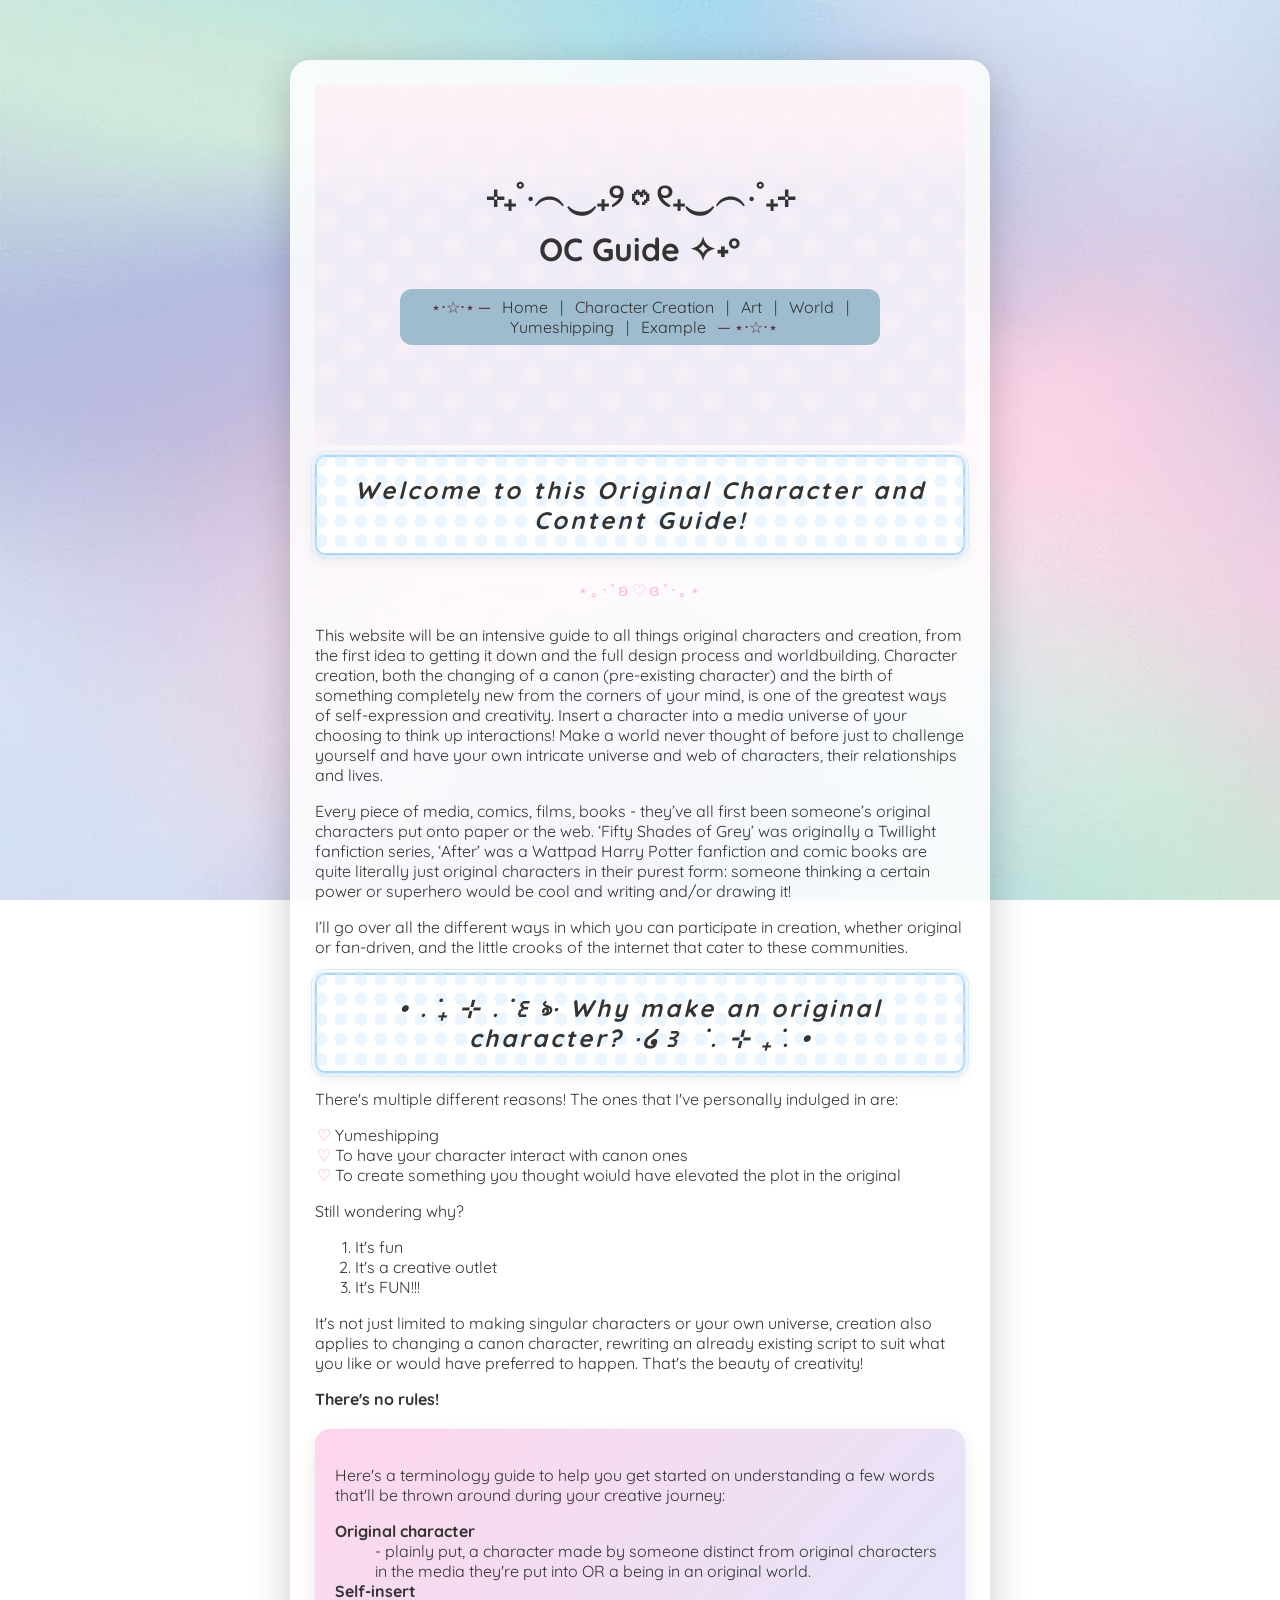
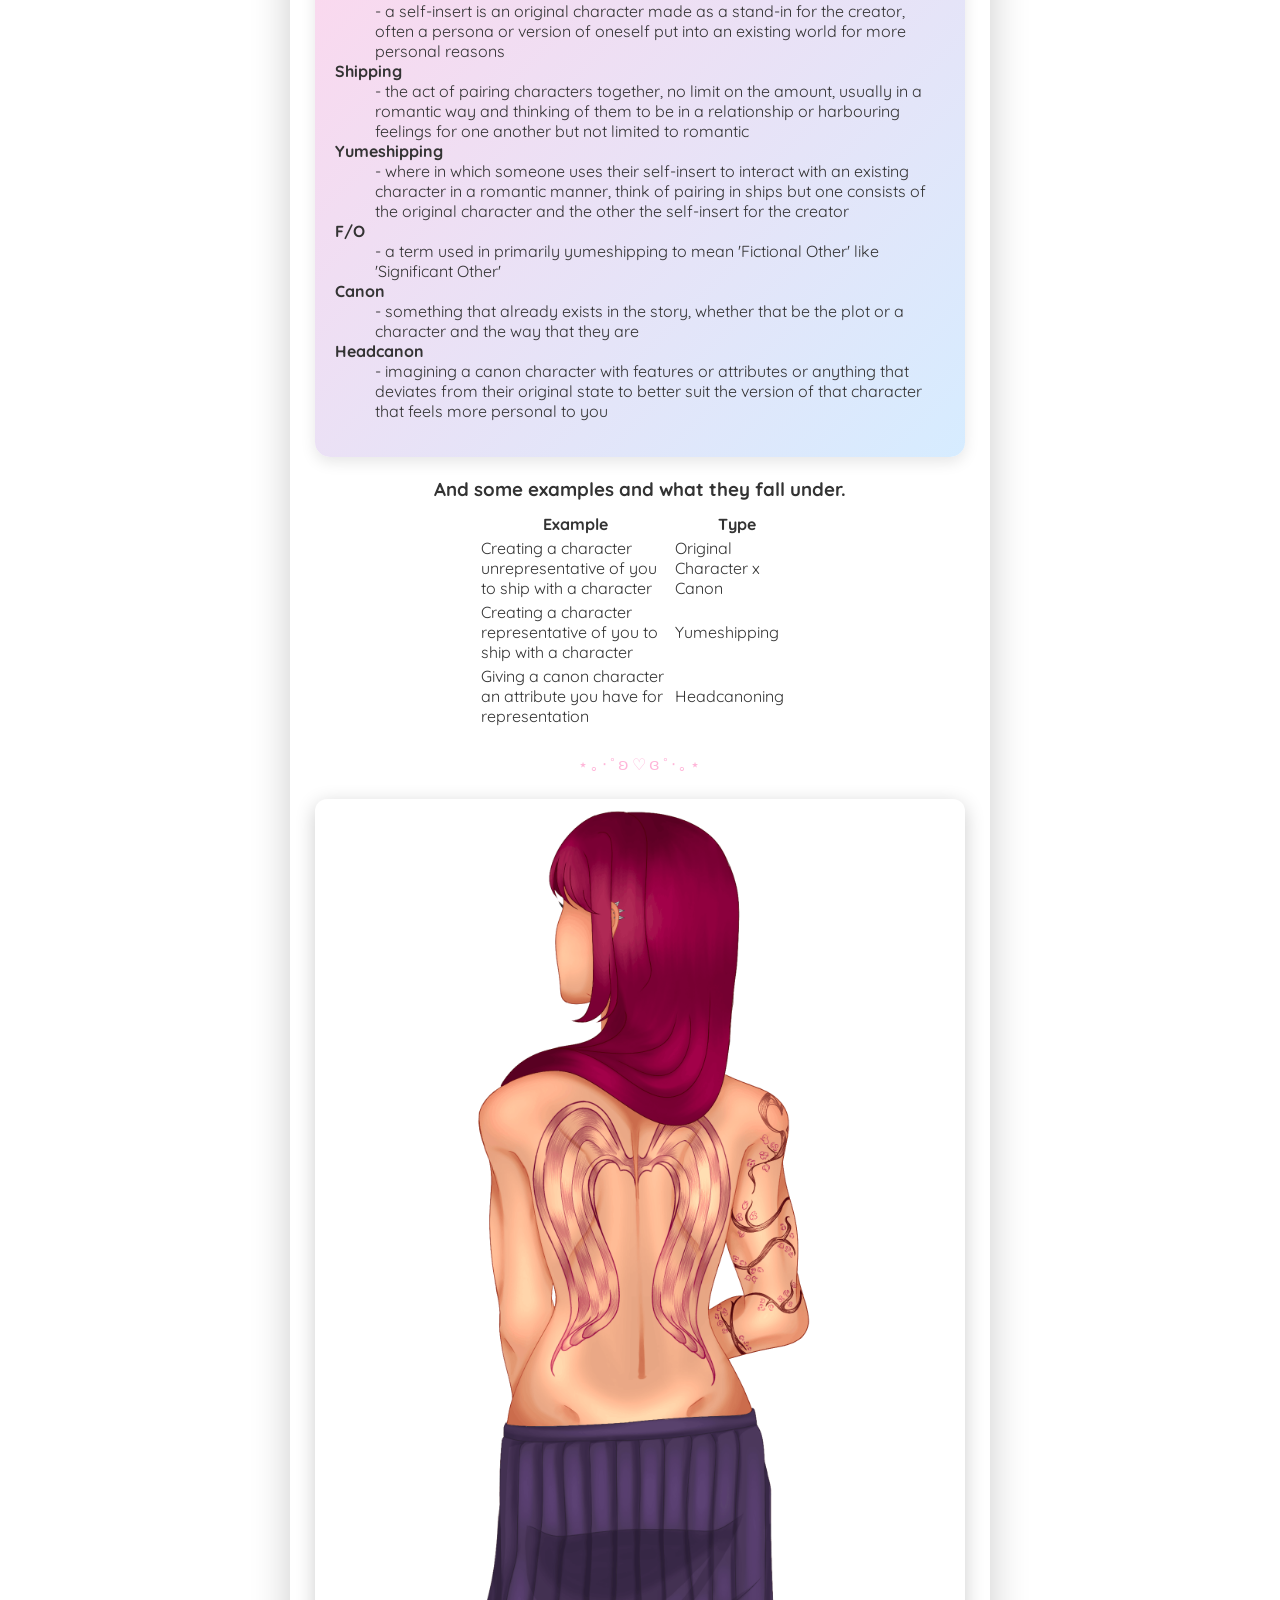
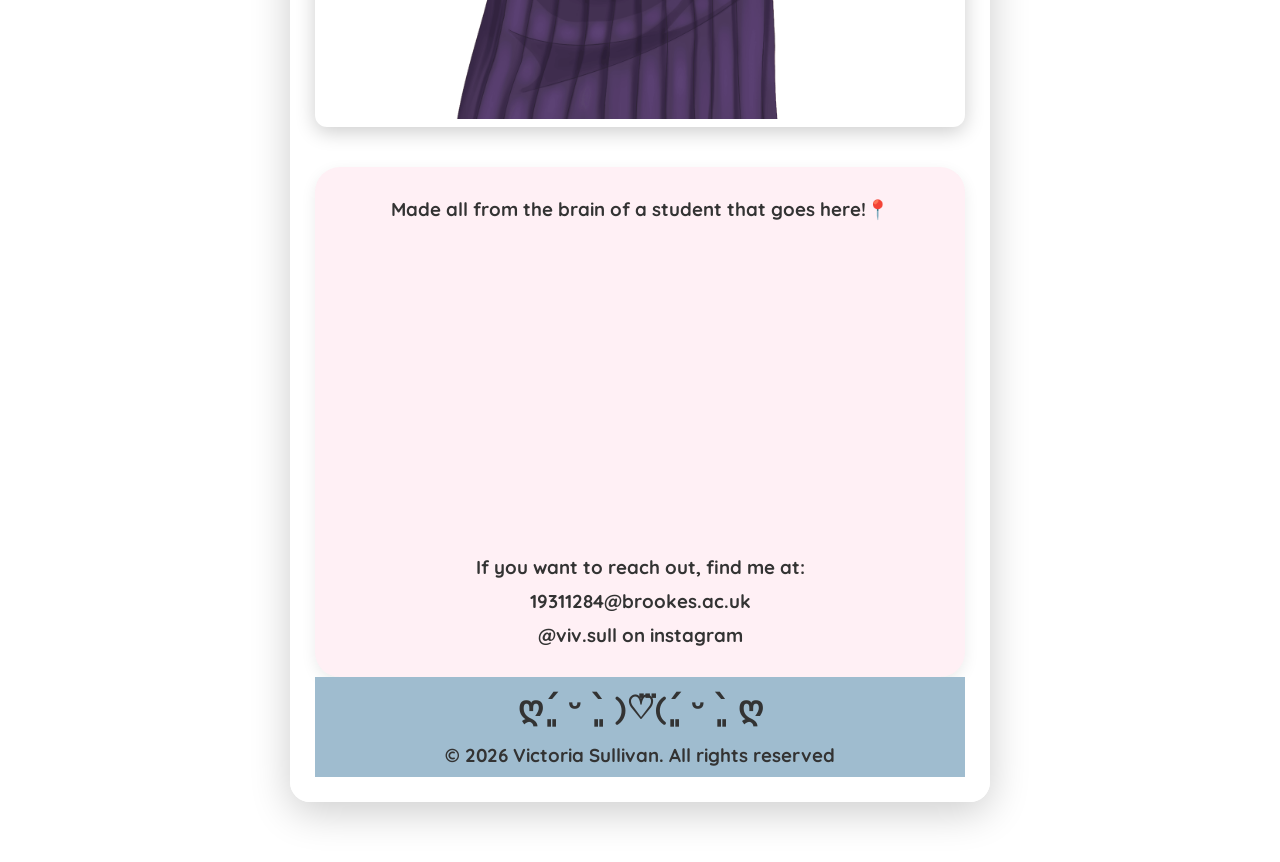
<file: index.html>
<!DOCTYPE html>

<html lang="en">

<script>
document.addEventListener("click", function(e) {
  let heart = document.createElement("div");
  heart.innerHTML = "♡";
  heart.style.position = "absolute";
  heart.style.left = e.pageX + "px";
  heart.style.top = e.pageY + "px";
  heart.style.fontSize = "18px";
  heart.style.color = "#ff8fcf";
  heart.style.pointerEvents = "none";

  document.body.appendChild(heart);

  heart.animate([
    { transform: "translateY(0)", opacity: 1 },
    { transform: "translateY(-80px)", opacity: 0 }
  ], {
    duration: 800,
    easing: "ease-out"
  });

  setTimeout(() => heart.remove(), 800);
});
</script>

<head>
  <meta charset="UTF-8">
  <title>OC Guide</title>

<link href="https://fonts.googleapis.com/css2?family=Quicksand:wght@300;400;600&display=swap" rel="stylesheet">
  <link rel="stylesheet" href="styles/screen.css">
</head>


<body>

<div class="main">

<header class="site-header">

  <div class="header-inner">
    <h1>⊹₊˚‧︵‿₊୨ᰔ୧₊‿︵‧˚₊⊹</h1>

    <h1 class="subtitle">OC Guide ✧˖°</h1>

    <nav class="nav">
      ⋆⋅☆⋅⋆ ─ 
      <a href="index.html">Home</a> |
      <a href="character.html">Character Creation</a> |
      <a href="art.html">Art</a> |
      <a href="world.html">World</a> |
      <a href="yume.html">Yumeshipping</a> |
      <a href="example.html">Example</a>
      ─ ⋆⋅☆⋅⋆
    </nav>
  </div>

</header>

<h2> Welcome to this Original Character and Content Guide! </h2>

<div class="divider">⋆｡‧˚ʚ♡ɞ˚‧｡⋆</div>



<p>This website will be an intensive guide to all things original characters and creation, from the first idea to getting it down and the full design process and worldbuilding. Character creation, both the changing of a canon (pre-existing character) and the birth of something completely new from the corners of your mind, is one of the greatest ways of self-expression and creativity. Insert a character into a media universe of your choosing to think up interactions! Make a world never thought of before just to challenge yourself and have your own intricate universe and web of characters, their relationships and lives.</p>

<p>Every piece of media, comics, films, books - they’ve all first been someone’s original characters put onto paper or the web. ‘Fifty Shades of Grey’ was originally a Twillight fanfiction series, ‘After’ was a Wattpad Harry Potter fanfiction and comic books are quite literally just original characters in their purest form: someone thinking a certain power or superhero would be cool and writing and/or drawing it!</p>

<p>I’ll go over all the different ways in which you can participate in creation, whether original or fan-driven, and the little crooks of the internet that cater to these communities.</p>



<h2> • . ݁₊ ⊹ . ݁꒰ঌ· Why make an original character? ·໒꒱ ݁ . ⊹ ₊ ݁. •</h2>

<p>There's multiple different reasons! The ones that I've personally indulged in are:</p>
<ul>
<li>Yumeshipping</li>

<li>To have your character interact with canon ones</li>

<li>To create something you thought woiuld have elevated the plot in the original</li>

</ul> 

<p>Still wondering why?</p>
<ol>
<li>It's fun</li>
<li>It's a creative outlet</li> 
<li>It's FUN!!!</li>
</ol>

<p>It's not just limited to making singular characters or your own universe, creation also applies to changing a canon character, rewriting an already existing script to suit what you like or would have preferred to happen. That's the beauty of creativity!</p>

<strong>There's no rules!</strong> 


<div class="section">

<p>Here's a terminology guide to help you get started on understanding a few words that'll be thrown around during your creative journey:</p>

<dl>
<dt><b>Original character</b></dt>
<dd>- plainly put, a character made by someone distinct from original characters in the media they're put into OR a being in an original world.</dd>
<dt><b>Self-insert</b></dt>
<dd>- a self-insert is an original character made as a stand-in for the creator, often a persona or version of oneself put into an existing world for more personal reasons</dd>
<dt><b>Shipping</b></dt>
<dd>- the act of pairing characters together, no limit on the amount, usually in a romantic way and thinking of them to be in a relationship or harbouring feelings for one another but not limited to romantic</dd>
<dt><b>Yumeshipping</b></dt>
<dd>- where in which someone uses their self-insert to interact with an existing character in a romantic manner, think of pairing in ships but one consists of the original character and the other the self-insert for the creator</dd>
<dt><b>F/O</b></dt>
<dd>- a term used in primarily yumeshipping to mean 'Fictional Other' like 'Significant Other'
<dt><b>Canon</b></dt>
<dd>- something that already exists in the story, whether that be the plot or a character and the way that they are</dd>
<dt><b>Headcanon</b></dt>
<dd>- imagining a canon character with features or attributes or anything that deviates from their original state to better suit the version of that character that feels more personal to you</dd>
</dl>

</div>


<h3>And some examples and what they fall under.</h3>

<table style="width:50%">
<tr>
    <th>Example</th>
    <th>Type</th>
  </tr>
  <tr>
    <td>Creating a character unrepresentative of you to ship with a character</td>
    <td>Original Character x Canon</td>
  </tr>
  <tr>
    <td>Creating a character representative of you to ship with a character</td>
    <td>Yumeshipping</td>
  </tr>
  <tr>
<td>Giving a canon character an attribute you have for representation</td>
<td>Headcanoning</td>
</tr>
</table>

<div class="divider">⋆｡‧˚ʚ♡ɞ˚‧｡⋆</div>

<img src="websitehomepagedrawing.jpeg" alt="websitehomepagedrawing"></a></img>

  <div class="map-box">
    <h3>Made all from the brain of a student that goes here!📍</h3>
    <iframe
      src="https://www.google.com/maps/embed?pb=!1m18!1m12!1m3!1d79045.94767696132!2d-1.2915687674317775!3d51.747924775248826!2m3!1f0!2f0!3f0!3m2!1i1024!2i768!4f13.1!3m3!1m2!1s0x4876c15c12435c0b%3A0x8ebe64ce703ac01f!2sOxford%20Brookes%20University!5e0!3m2!1sen!2snl!4v1776782969744!5m2!1sen!2snl"
      loading="lazy">
    </iframe>
 <h3>If you want to reach out, find me at:</h3>
 <h3> 19311284@brookes.ac.uk</h3>
 <h3> @viv.sull on instagram </h3>

 </div>

<button id="topBtn">TOP</button>

<footer>

<h1><b>ღ´͈ ᵕ `͈ )♡⃛(´͈ ᵕ `͈ ღ</h1></p>

<h3>&copy 2026 Victoria Sullivan. All rights reserved</h3>

</footer>

</div>

<script>
const btn = document.getElementById("topBtn");

window.onscroll = function() {
  if (document.documentElement.scrollTop > 200) {
    btn.style.display = "block";
  } else {
    btn.style.display = "none";
  }
};

btn.onclick = function() {
  window.scrollTo({
    top: 0,
    behavior: "smooth"
  });
};
</script>

</body> 

</html>
</file>
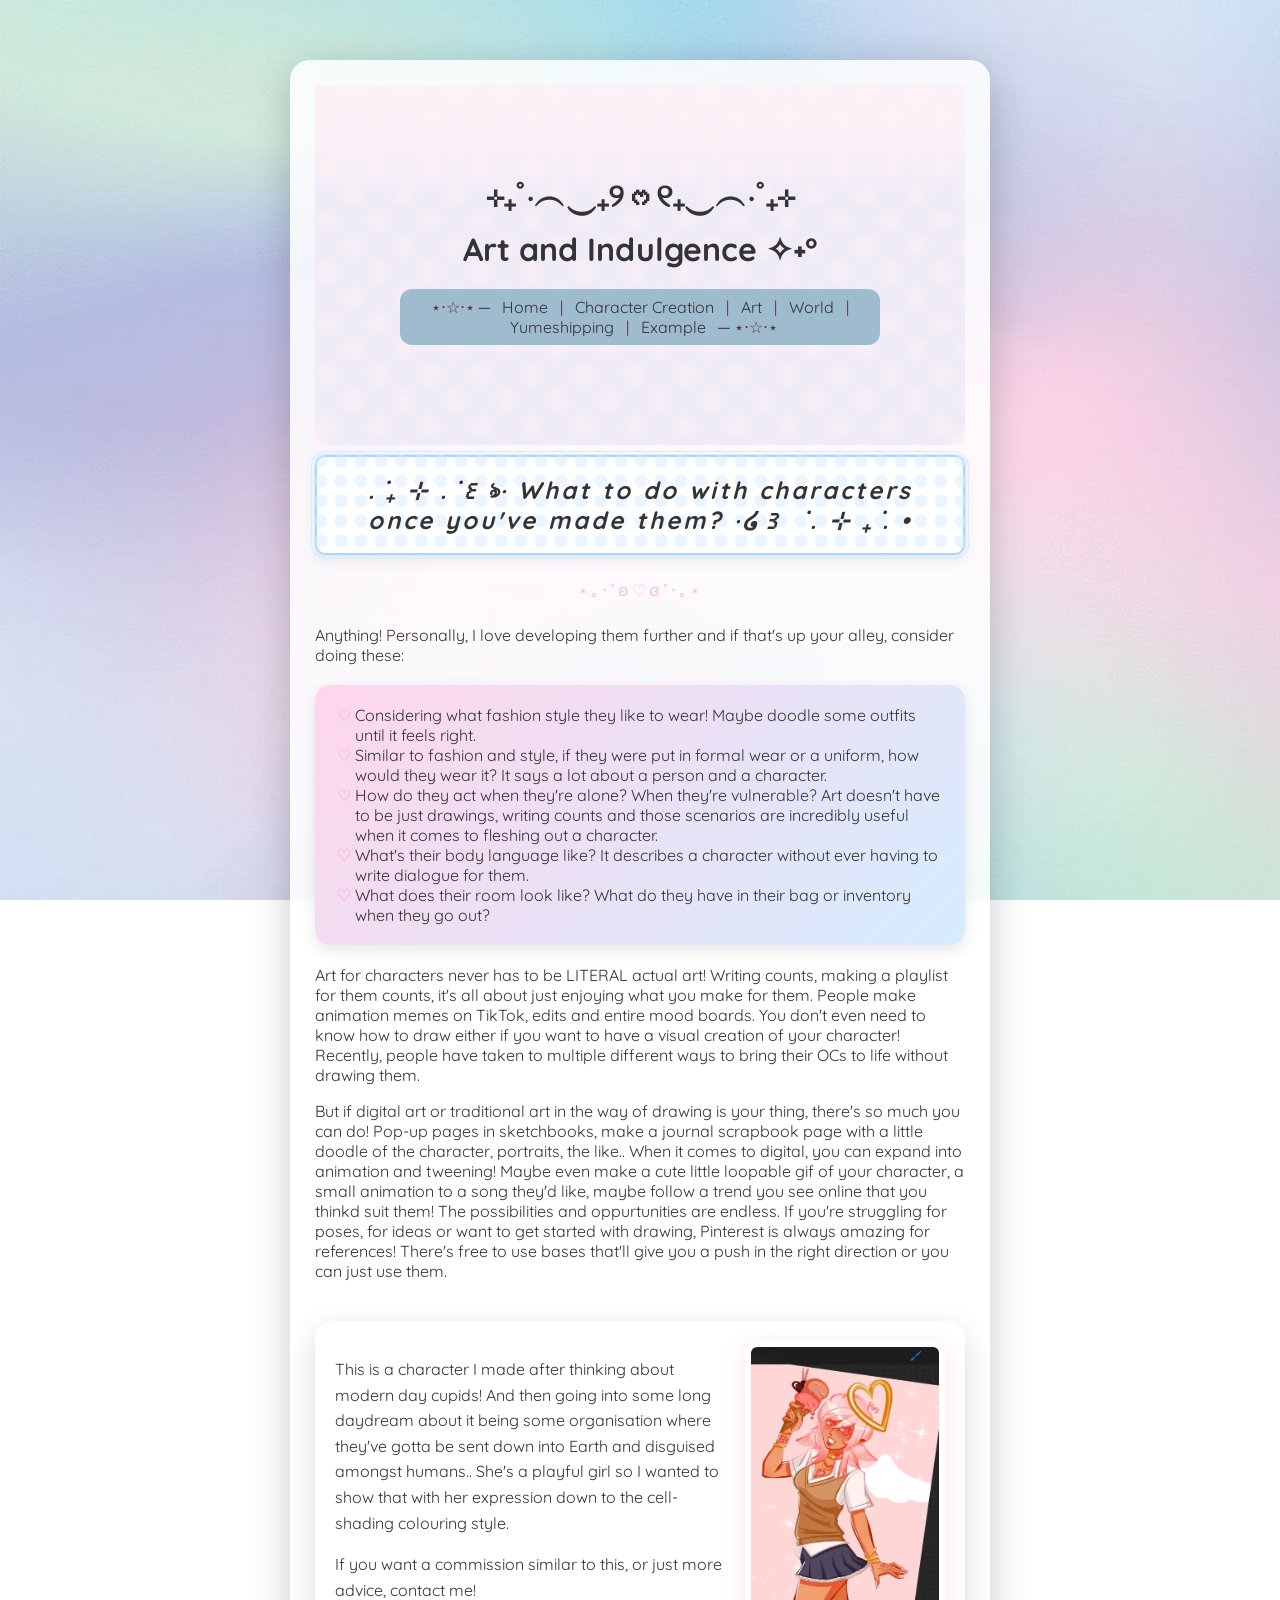
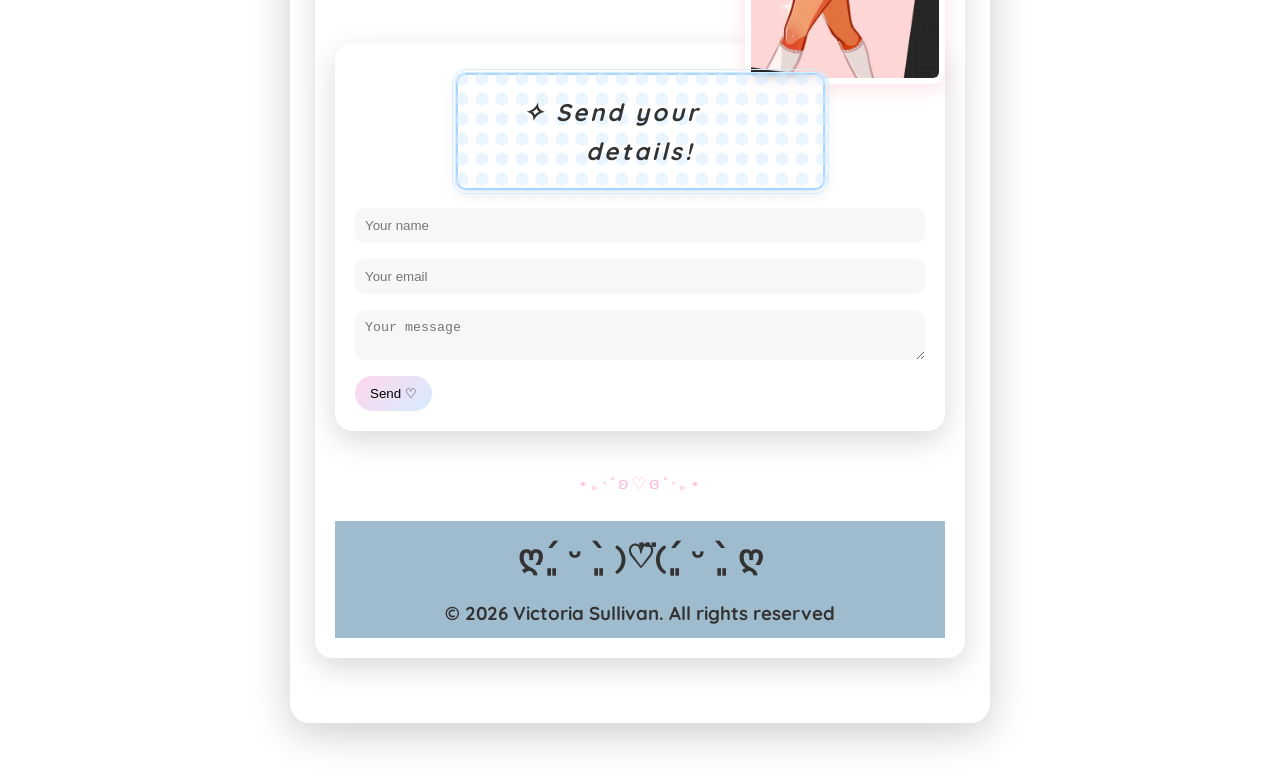
<file: art.html>
<!DOCTYPE html>

<html lang="en">

<script>
document.addEventListener("click", function(e) {
  let heart = document.createElement("div");
  heart.innerHTML = "♡";
  heart.style.position = "absolute";
  heart.style.left = e.pageX + "px";
  heart.style.top = e.pageY + "px";
  heart.style.fontSize = "18px";
  heart.style.color = "#ff8fcf";
  heart.style.pointerEvents = "none";

  document.body.appendChild(heart);

  heart.animate([
    { transform: "translateY(0)", opacity: 1 },
    { transform: "translateY(-80px)", opacity: 0 }
  ], {
    duration: 800,
    easing: "ease-out"
  });

  setTimeout(() => heart.remove(), 800);
});
</script>

<head>
  <meta charset="UTF-8">
  <title>Art and Indulgence</title>

<link href="https://fonts.googleapis.com/css2?family=Quicksand:wght@300;400;600&display=swap" rel="stylesheet">
  <link rel="stylesheet" href="styles/screen.css">
</head>

<body>


<div class="main">

<header class="site-header">

  <div class="header-inner">
    <h1>⊹₊˚‧︵‿₊୨ᰔ୧₊‿︵‧˚₊⊹</h1>

    <h1 class="subtitle">Art and Indulgence ✧˖°</h1>

    <nav class="nav">
      ⋆⋅☆⋅⋆ ─ 
      <a href="index.html">Home</a> |
      <a href="character.html">Character Creation</a> |
      <a href="art.html">Art</a> |
      <a href="world.html">World</a> |
      <a href="yume.html">Yumeshipping</a> |
      <a href="example.html">Example</a>
      ─ ⋆⋅☆⋅⋆
    </nav>
  </div>

</header>

<h2>  . ݁₊ ⊹ . ݁꒰ঌ· What to do with characters once you've made them? ·໒꒱ ݁ . ⊹ ₊ ݁. •</h2>

<div class="divider">⋆｡‧˚ʚ♡ɞ˚‧｡⋆</div>

<p> Anything! Personally, I love developing them further and if that's up your alley, consider doing these: </p>

<div class="section">


<ul>
<li>Considering what fashion style they like to wear! Maybe doodle some outfits until it feels right.</li>

<li>Similar to fashion and style, if they were put in formal wear or a uniform, how would they wear it? It says a lot about a person and a character.</li>

<li>How do they act when they're alone? When they're vulnerable? Art doesn't have to be just drawings, writing counts and those scenarios are incredibly useful when it comes to fleshing out a character.</li>

<li>What's their body language like? It describes a character without ever having to write dialogue for them.</li>

<li>What does their room look like? What do they have in their bag or inventory when they go out?</li>

</ul> 

</div>

<p> Art for characters never has to be LITERAL actual art! Writing counts, making a playlist for them counts, it's all about just enjoying what you make for them. People make animation memes on TikTok, edits and entire mood boards. You don't even need to know how to draw either if you want to have a visual creation of your character! Recently, people have taken to multiple different ways to bring their OCs to life without drawing them.</p>

<p> But if digital art or traditional art in the way of drawing is your thing, there's so much you can do! Pop-up pages in sketchbooks, make a journal scrapbook page with a little doodle of the character, portraits, the like.. When it comes to digital, you can expand into animation and tweening! Maybe even make a cute little loopable gif of your character, a small animation to a song they'd like, maybe follow a trend you see online that you thinkd suit them! The possibilities and oppurtunities are endless. If you're struggling for poses, for ideas or want to get started with drawing, Pinterest is always amazing for references! There's free to use bases that'll give you a push in the right direction or you can just use them. </p>

<div class="post">

  <img src="cupidgirl.jpeg" class="float-img" alt="drawing of a pink girl">

  <p>
    This is a character I made after thinking about modern day cupids! And then going into some long daydream about it being some organisation where they've gotta be sent down into Earth and disguised amongst humans.. She's a playful girl so I wanted to show that with her expression down to the cell-shading colouring style.
  </p>
  
  <p> If you want a commission similar to this, or just more advice, contact me!</p>
  
  <div class="contact">

  <h2>✧ Send your details!</h2>

  <form>
    <input type="text" placeholder="Your name">
    <input type="email" placeholder="Your email">

    <textarea placeholder="Your message"></textarea>

    <button type="submit">Send ♡</button>
  </form>

</div>

<div class="divider">⋆｡‧˚ʚ♡ɞ˚‧｡⋆</div>

<button id="topBtn">TOP</button>

<footer>

<h1><b>ღ´͈ ᵕ `͈ )♡⃛(´͈ ᵕ `͈ ღ</h1></p>

<h3>&copy 2026 Victoria Sullivan. All rights reserved</h3>

</footer>

</div>

<button id="topBtn">TOP </button>


</div>

<script>
const btn = document.getElementById("topBtn");

window.onscroll = function() {
  if (document.documentElement.scrollTop > 200) {
    btn.style.display = "block";
  } else {
    btn.style.display = "none";
  }
};

btn.onclick = function() {
  window.scrollTo({
    top: 0,
    behavior: "smooth"
  });
};
</script>

</body> 

</html>
</file>
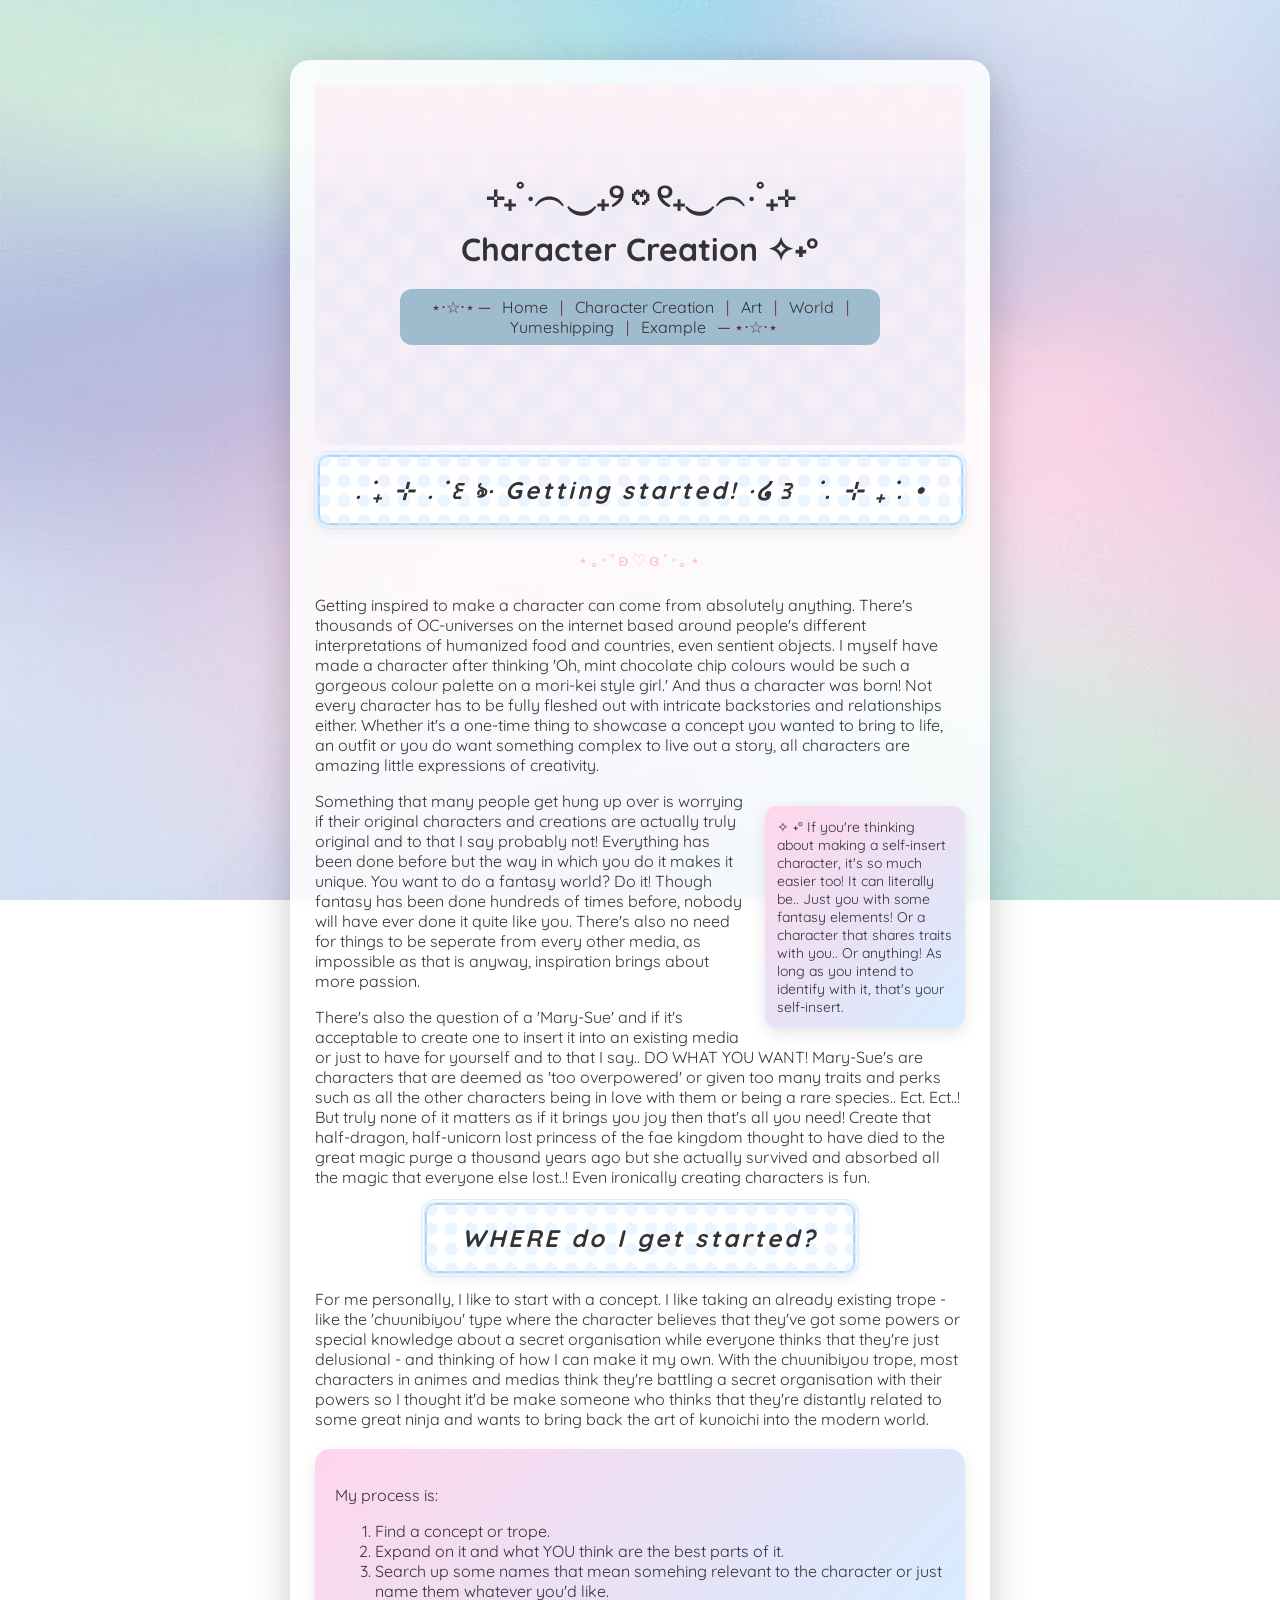
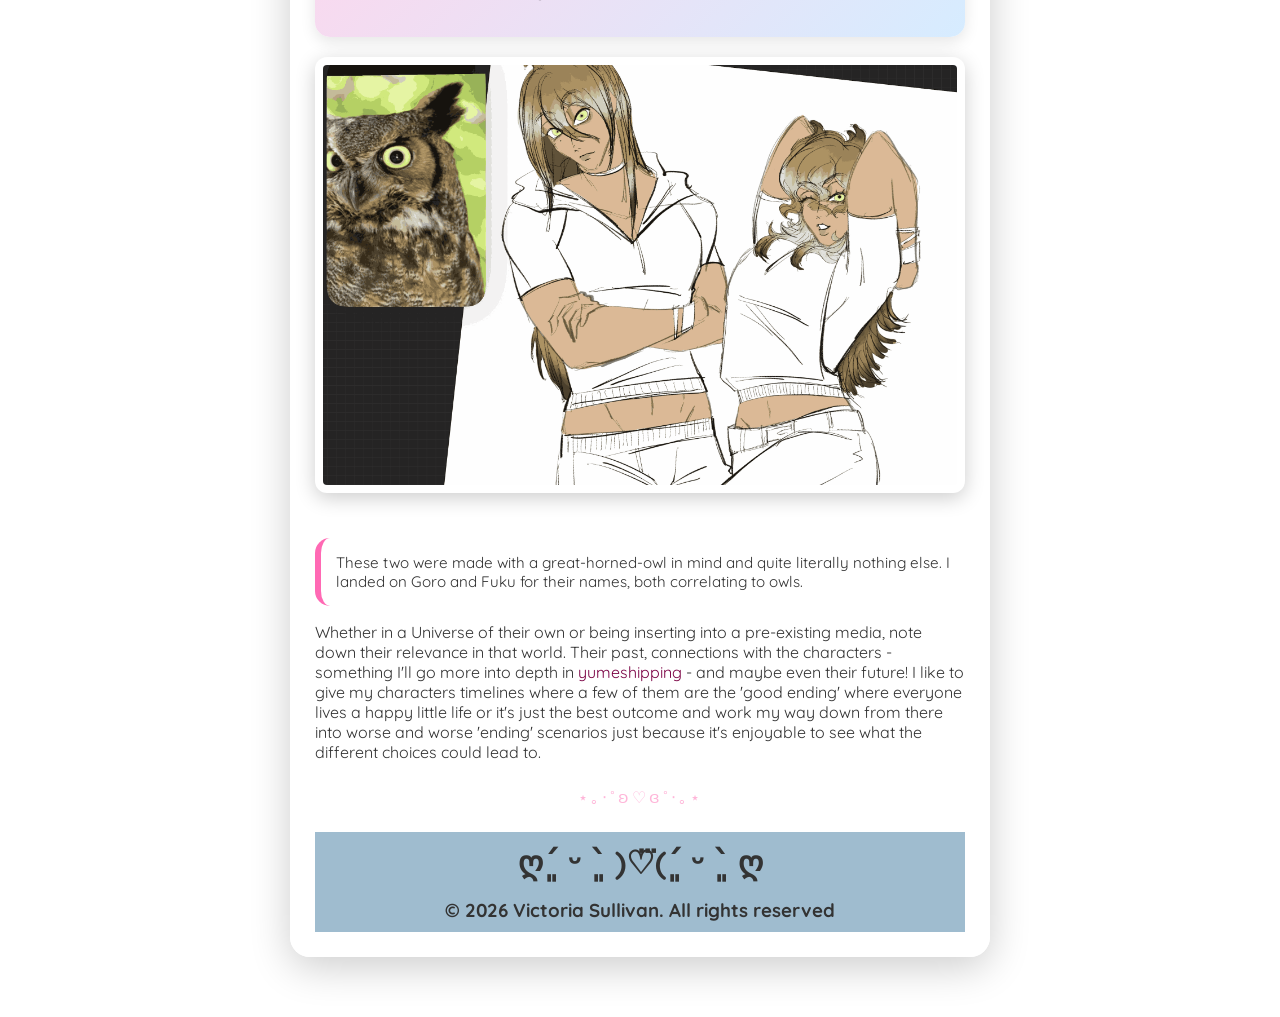
<file: character.html>
<!DOCTYPE html>

<html lang="en">

<script>
document.addEventListener("click", function(e) {
  let heart = document.createElement("div");
  heart.innerHTML = "♡";
  heart.style.position = "absolute";
  heart.style.left = e.pageX + "px";
  heart.style.top = e.pageY + "px";
  heart.style.fontSize = "18px";
  heart.style.color = "#ff8fcf";
  heart.style.pointerEvents = "none";

  document.body.appendChild(heart);

  heart.animate([
    { transform: "translateY(0)", opacity: 1 },
    { transform: "translateY(-80px)", opacity: 0 }
  ], {
    duration: 800,
    easing: "ease-out"
  });

  setTimeout(() => heart.remove(), 800);
});
</script>

<head>
  <meta charset="UTF-8">
  <title>Character Creation</title>

<link href="https://fonts.googleapis.com/css2?family=Quicksand:wght@300;400;600&display=swap" rel="stylesheet">
  <link rel="stylesheet" href="styles/screen.css">
</head>

<body>

<div class="main">

<header class="site-header">

  <div class="header-inner">
    <h1>⊹₊˚‧︵‿₊୨ᰔ୧₊‿︵‧˚₊⊹</h1>

    <h1 class="subtitle"> Character Creation ✧˖°</h1>

    <nav class="nav">
      ⋆⋅☆⋅⋆ ─ 
      <a href="index.html">Home</a> |
      <a href="character.html">Character Creation</a> |
      <a href="art.html">Art</a> |
      <a href="world.html">World</a> |
      <a href="yume.html">Yumeshipping</a> |
      <a href="example.html">Example</a>
      ─ ⋆⋅☆⋅⋆
    </nav>
  </div>

</header>

<h2>  . ݁₊ ⊹ . ݁꒰ঌ· Getting started! ·໒꒱ ݁ . ⊹ ₊ ݁. •</h2>

<div class="divider">⋆｡‧˚ʚ♡ɞ˚‧｡⋆</div>

<p>Getting inspired to make a character can come from absolutely anything. There's thousands of OC-universes on the internet based around people's different interpretations of humanized food and countries, even sentient objects. I myself have made a character after thinking 'Oh, mint chocolate chip colours would be such a gorgeous colour palette on a mori-kei style girl.' And thus a character was born! Not every character has to be fully fleshed out with intricate backstories and relationships either. Whether it's a one-time thing to showcase a concept you wanted to bring to life, an outfit or you do want something complex to live out a story, all characters are amazing little expressions of creativity.</p>

<div class="aside">
    ˖° If you're thinking about making a self-insert character, it's so much easier too! It can literally be.. Just you with some fantasy elements! Or a character that shares traits with you.. Or anything! As long as you intend to identify with it, that's your self-insert.
  </div>

<p> Something that many people get hung up over is worrying if their original characters and creations are actually truly original and to that I say probably not! Everything has been done before but the way in which you do it makes it unique. You want to do a fantasy world? Do it! Though fantasy has been done hundreds of times before, nobody will have ever done it quite like you. There's also no need for things to be seperate from every other media, as impossible as that is anyway, inspiration brings about more passion. </p>

<p> There's also the question of a 'Mary-Sue' and if it's acceptable to create one to insert it into an existing media or just to have for yourself and to that I say.. DO WHAT YOU WANT! Mary-Sue's are characters that are deemed as 'too overpowered' or given too many traits and perks such as all the other characters being in love with them or being a rare species.. Ect. Ect..! But truly none of it matters as if it brings you joy then that's all you need! Create that half-dragon, half-unicorn lost princess of the fae kingdom thought to have died to the great magic purge a thousand years ago but she actually survived and absorbed all the magic that everyone else lost..! Even ironically creating characters is fun. </p>


<h2> WHERE do I get started? </h2>

<p> For me personally, I like to start with a concept. I like taking an already existing trope - like the <html lang="jp">'chuunibiyou'</html lang="en"> type where the character believes that they've got some powers or special knowledge about a secret organisation while everyone thinks that they're just delusional - and thinking of how I can make it my own. With the <html lang="jp">chuunibiyou</html lang="en"> trope, most characters in animes and medias think they're battling a secret organisation with their powers so I thought it'd be make someone who thinks that they're distantly related to some great ninja and wants to bring back the art of kunoichi into the modern world. </p>


<div class="section">

<p>My process is:</p>
<ol>
<li>Find a concept or trope.</li>
<li>Expand on it and what YOU think are the best parts of it.</li> 
<li>Search up some names that mean somehing relevant to the character or just name them whatever you'd like. </li>
</ol>
</div>

<img src="owlmen.jpeg" alt="a drawing of two owl inspired men"></a></img>

<div class="tip-box">
    These two were made with a great-horned-owl in mind and quite literally nothing else. I landed on Goro and Fuku for their names, both correlating to owls.
  </div>

<p> Whether in a Universe of their own or being inserting into a pre-existing media, note down their relevance in that world. Their past, connections with the characters - something I'll go more into depth in <a href="yume.html"> yumeshipping </a> - and maybe even their future! I like to give my characters timelines where a few of them are the 'good ending' where everyone lives a happy little life or it's just the best outcome and work my way down from there into worse and worse 'ending' scenarios just because it's enjoyable to see what the different choices could lead to.</p>

<div class="divider">⋆｡‧˚ʚ♡ɞ˚‧｡⋆</div>

<button id="topBtn">♡ TOP </button>

<footer>

<h1><b>ღ´͈ ᵕ `͈ )♡⃛(´͈ ᵕ `͈ ღ</h1></p>

<h3>&copy 2026 Victoria Sullivan. All rights reserved</h3>

</footer>

</div>

<button id="topBtn">TOP</button>

</div>

<script>
const btn = document.getElementById("topBtn");

window.onscroll = function() {
  if (document.documentElement.scrollTop > 200) {
    btn.style.display = "block";
  } else {
    btn.style.display = "none";
  }
};

btn.onclick = function() {
  window.scrollTo({
    top: 0,
    behavior: "smooth"
  });
};
</script>

</body> 

</html>
</file>
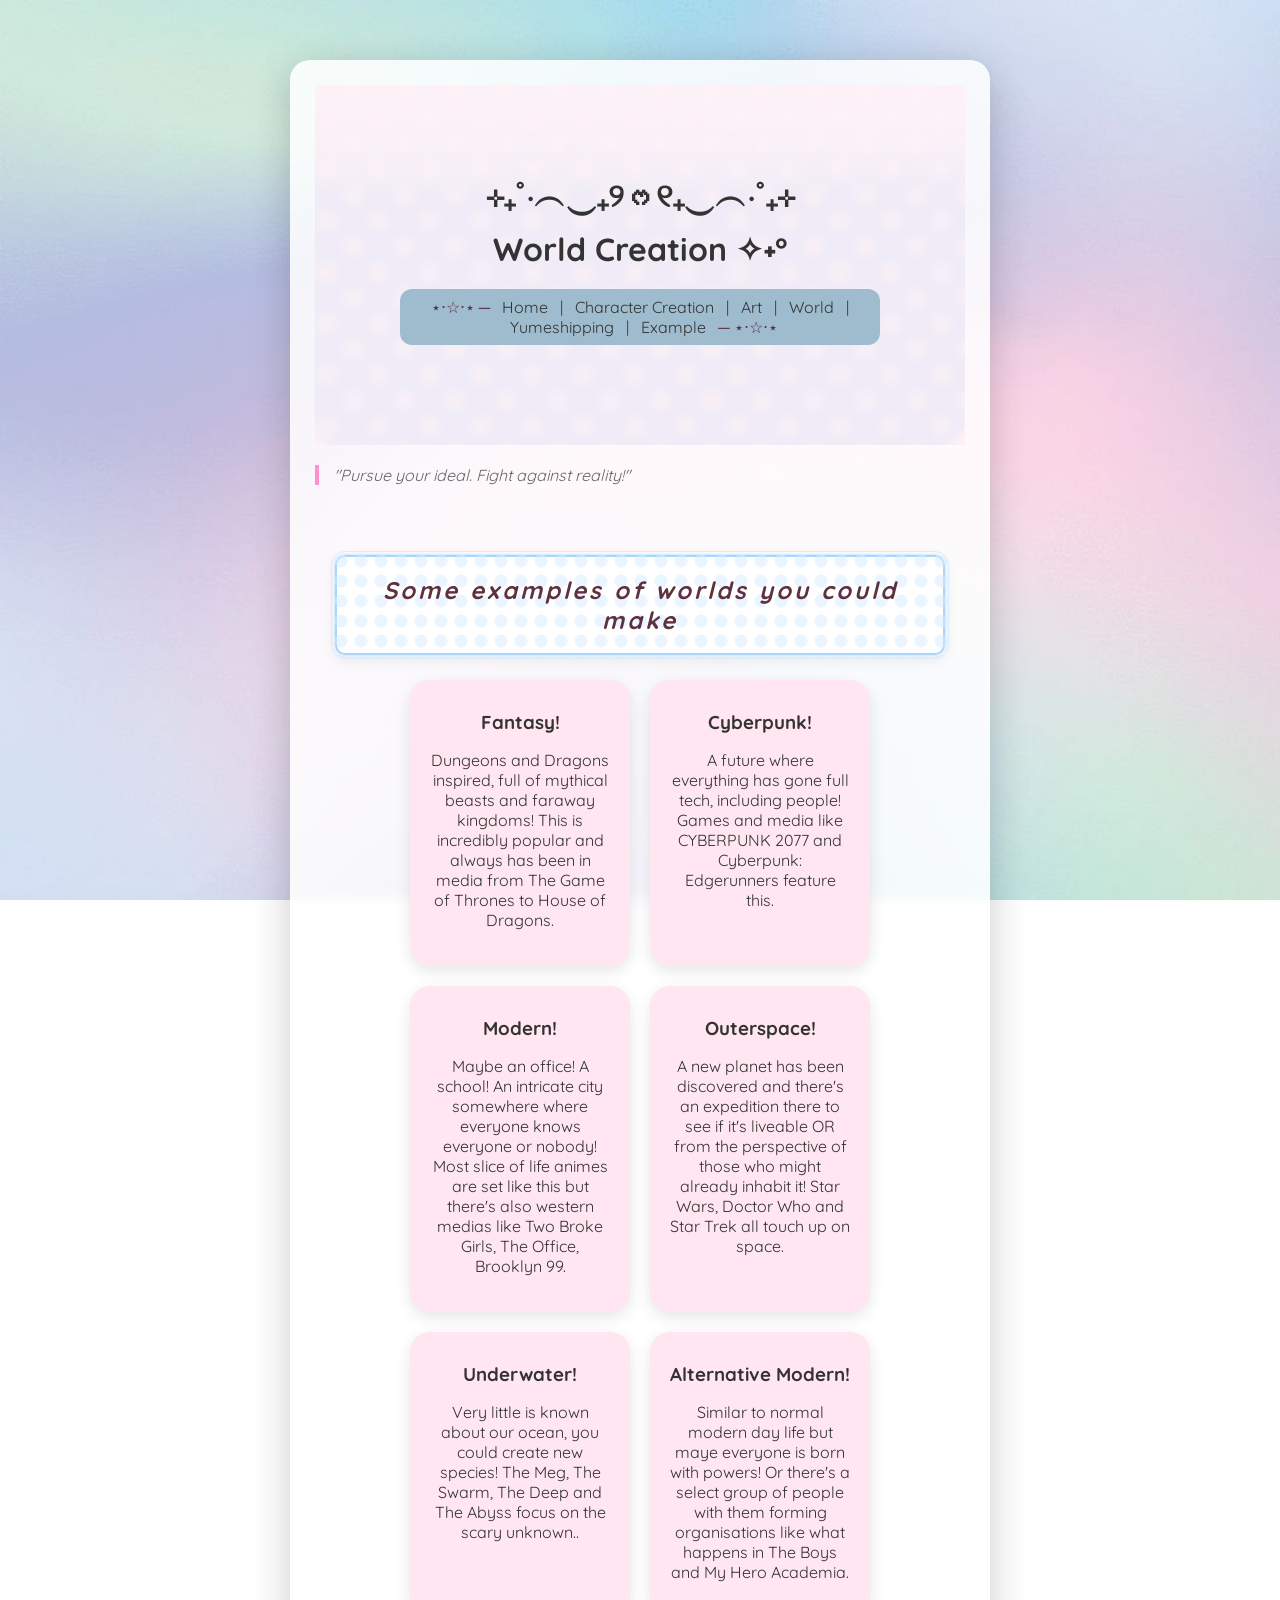
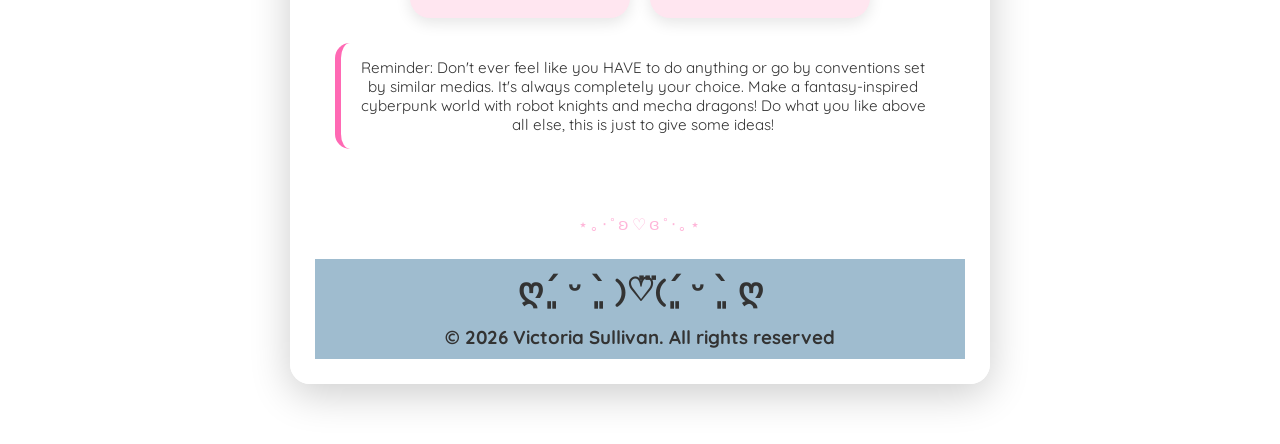
<file: world.html>
<!DOCTYPE html>

<html lang="en">

<script>
document.addEventListener("click", function(e) {
  let heart = document.createElement("div");
  heart.innerHTML = "♡";
  heart.style.position = "absolute";
  heart.style.left = e.pageX + "px";
  heart.style.top = e.pageY + "px";
  heart.style.fontSize = "18px";
  heart.style.color = "#ff8fcf";
  heart.style.pointerEvents = "none";

  document.body.appendChild(heart);

  heart.animate([
    { transform: "translateY(0)", opacity: 1 },
    { transform: "translateY(-80px)", opacity: 0 }
  ], {
    duration: 800,
    easing: "ease-out"
  });

  setTimeout(() => heart.remove(), 800);
});
</script>

<head>
  <meta charset="UTF-8">
  <title>World Creation</title>

<link href="https://fonts.googleapis.com/css2?family=Quicksand:wght@300;400;600&display=swap" rel="stylesheet">
  <link rel="stylesheet" href="styles/screen.css">
</head>

<body>

<div class="main">

<header class="site-header">

  <div class="header-inner">
    <h1>⊹₊˚‧︵‿₊୨ᰔ୧₊‿︵‧˚₊⊹</h1>

    <h1 class="subtitle"> World Creation ✧˖°</h1>

    <nav class="nav">
      ⋆⋅☆⋅⋆ ─ 
      <a href="index.html">Home</a> |
      <a href="character.html">Character Creation</a> |
      <a href="art.html">Art</a> |
      <a href="world.html">World</a> |
      <a href="yume.html">Yumeshipping</a> |
      <a href="example.html">Example</a>
      ─ ⋆⋅☆⋅⋆
    </nav>
  </div>

</header>

<blockquote>
  "Pursue your ideal. Fight against reality!"
</blockquote>

<section class="guide-section">
  <h2>Some examples of worlds you could make</h2>

  <div class="card-container">
    <div class="card">
      <h3>Fantasy!</h3>
      <p>Dungeons and Dragons inspired, full of mythical beasts and faraway kingdoms! This is incredibly popular and always has been in media from The Game of Thrones to House of Dragons.</p>
    </div>

    <div class="card">
      <h3>Cyberpunk!</h3>
      <p>A future where everything has gone full tech, including people! Games and media like CYBERPUNK 2077 and Cyberpunk: Edgerunners feature this.</p>
    </div>

    <div class="card">
      <h3>Modern!</h3>
      <p>Maybe an office! A school! An intricate city somewhere where everyone knows everyone or nobody! Most slice of life animes are set like this but there's also western medias like Two Broke Girls, The Office, Brooklyn 99.</p>
    </div>
	
	<div class="card">
      <h3>Outerspace!</h3>
      <p>A new planet has been discovered and there's an expedition there to see if it's liveable OR from the perspective of those who might already inhabit it! Star Wars, Doctor Who and Star Trek all touch up on space.</p>
	  </div>
	  
	  <div class="card">
      <h3>Underwater!</h3>
      <p>Very little is known about our ocean, you could create new species! The Meg, The Swarm, The Deep and The Abyss focus on the scary unknown..</p>
    </div>
	
	<div class="card">
      <h3>Alternative Modern!</h3>
      <p>Similar to normal modern day life but maye everyone is born with powers! Or there's a select group of people with them forming organisations like what happens in The Boys and My Hero Academia. </p>
    </div>
  </div>

  <div class="tip-box">
    Reminder: Don't ever feel like you HAVE to do anything or go by conventions set by similar medias. It's always completely your choice. Make a fantasy-inspired cyberpunk world with robot knights and mecha dragons! Do what you like above all else, this is just to give some ideas!
  </div>
</section>

<div class="divider">⋆｡‧˚ʚ♡ɞ˚‧｡⋆</div>

<button id="topBtn">TOP</button>

<footer>

<h1><b>ღ´͈ ᵕ `͈ )♡⃛(´͈ ᵕ `͈ ღ</h1></p>

<h3>&copy 2026 Victoria Sullivan. All rights reserved</h3>

</footer>

</div>

<button id="topBtn">♡ TOP </button>

</div>

<script>
const btn = document.getElementById("topBtn");

window.onscroll = function() {
  if (document.documentElement.scrollTop > 200) {
    btn.style.display = "block";
  } else {
    btn.style.display = "none";
  }
};

btn.onclick = function() {
  window.scrollTo({
    top: 0,
    behavior: "smooth"
  });
};
</script>

</body> 

</html>
</file>
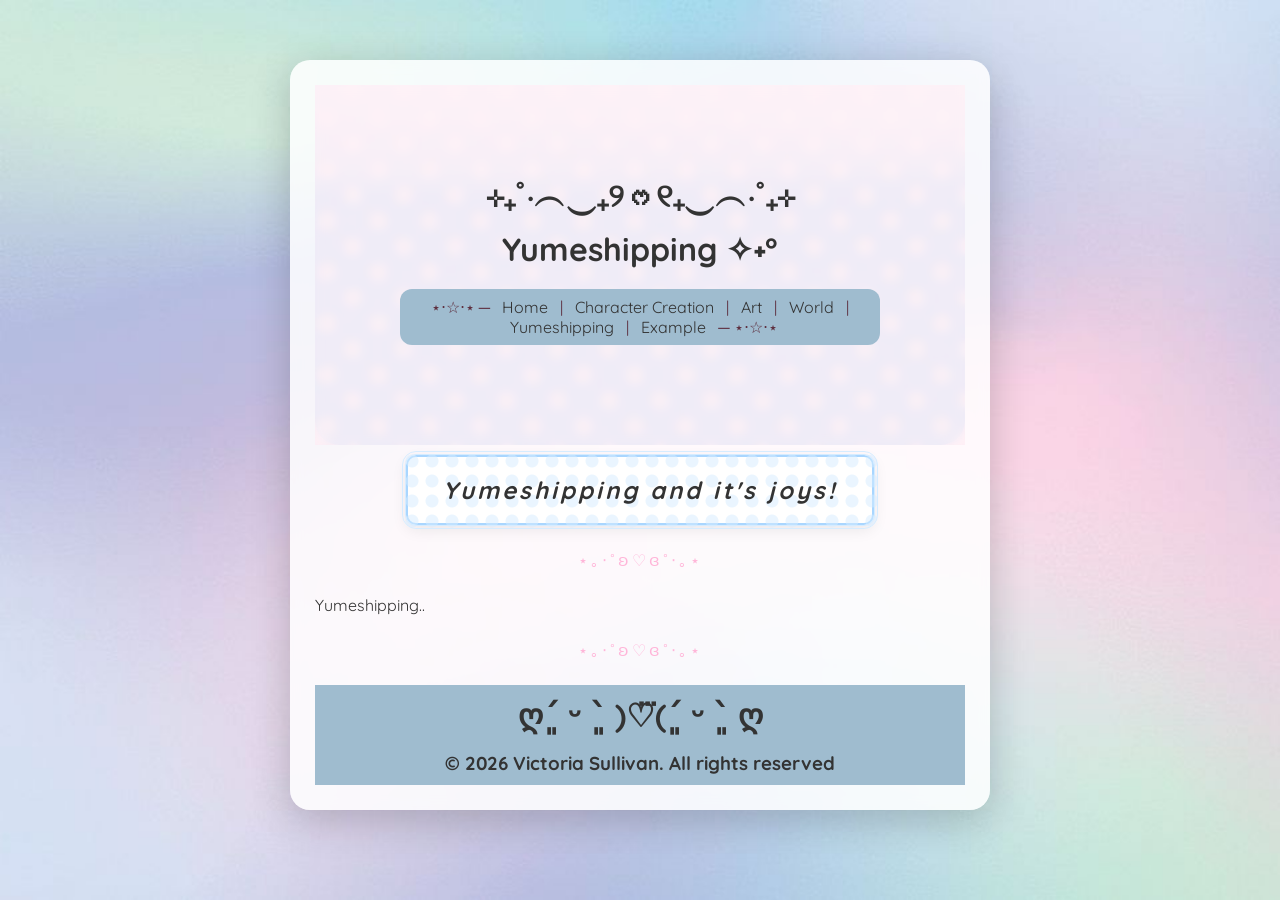
<file: yume.html>
<!DOCTYPE html>

<html lang="en">

<script>
document.addEventListener("click", function(e) {
  let heart = document.createElement("div");
  heart.innerHTML = "♡";
  heart.style.position = "absolute";
  heart.style.left = e.pageX + "px";
  heart.style.top = e.pageY + "px";
  heart.style.fontSize = "18px";
  heart.style.color = "#ff8fcf";
  heart.style.pointerEvents = "none";

  document.body.appendChild(heart);

  heart.animate([
    { transform: "translateY(0)", opacity: 1 },
    { transform: "translateY(-80px)", opacity: 0 }
  ], {
    duration: 800,
    easing: "ease-out"
  });

  setTimeout(() => heart.remove(), 800);
});
</script>

<head>
  <meta charset="UTF-8">
  <title>Yumeshipping</title>

<link href="https://fonts.googleapis.com/css2?family=Quicksand:wght@300;400;600&display=swap" rel="stylesheet">
  <link rel="stylesheet" href="styles/screen.css">
</head>

<body>

<div class="main">

<header class="site-header">

  <div class="header-inner">
    <h1>⊹₊˚‧︵‿₊୨ᰔ୧₊‿︵‧˚₊⊹</h1>

    <h1 class="subtitle">Yumeshipping ✧˖°</h1>

    <nav class="nav">
      ⋆⋅☆⋅⋆ ─ 
      <a href="index.html">Home</a> |
      <a href="character.html">Character Creation</a> |
      <a href="art.html">Art</a> |
      <a href="world.html">World</a> |
      <a href="yume.html">Yumeshipping</a> |
      <a href="example.html">Example</a>
      ─ ⋆⋅☆⋅⋆
    </nav>
  </div>

</header>

<h2> Yumeshipping and it's joys! </h2>

<div class="divider">⋆｡‧˚ʚ♡ɞ˚‧｡⋆</div>

<p> Yumeshipping.. </p>

<div class="divider">⋆｡‧˚ʚ♡ɞ˚‧｡⋆</div>

<button id="topBtn">♡ TOP </button>

<footer>

<h1><b>ღ´͈ ᵕ `͈ )♡⃛(´͈ ᵕ `͈ ღ</h1></p>

<h3>&copy 2026 Victoria Sullivan. All rights reserved</h3>

</footer>

</div>

<button id="topBtn">TOP</button>

</div>

<script>
const btn = document.getElementById("topBtn");

window.onscroll = function() {
  if (document.documentElement.scrollTop > 200) {
    btn.style.display = "block";
  } else {
    btn.style.display = "none";
  }
};

btn.onclick = function() {
  window.scrollTo({
    top: 0,
    behavior: "smooth"
  });
};
</script>

</body> 

</html>
</file>
<file: styles/screen.css>
* {
  box-sizing: border-box;
}

body {
  margin: 0;

  font-family: "Quicksand", "Comic Sans MS", "Arial", sans-serif;
  color: #333;

  background-image: url("background.jpeg");
  background-size: cover;
  background-position: center;
  background-repeat: no-repeat;
  background-attachment: fixed;
}

nav {
  background-color: #9FBCCF;
  color: #5E3040;

  padding: 0.5em;
  width: fit-content;

  margin: 20px auto;

  max-width: 30em;
  text-align: center;

  border-radius: 12px;
}

header, nav, main, footer {
  display: block;
}

.main {
  max-width: 700px;
  margin: 60px auto;
  padding: 25px;

  background: rgba(255, 255, 255, 0.85);
  backdrop-filter: blur(6px);

  border-radius: 20px;
  box-shadow: 0 10px 40px rgba(0,0,0,0.2);
}

.divider {
  text-align: center;
  margin: 25px 0;
  color: #ffb6d9;
  letter-spacing: 3px;
}

.section {
  background: linear-gradient(135deg, #ffd6ec, #d6ecff);
  padding: 20px;
  margin: 20px 0;

  border-radius: 15px;
  box-shadow: 0 5px 15px rgba(0,0,0,0.1);
}

blockquote {
  border-left: 4px solid #ff8fcf;
  padding-left: 15px;
  margin: 20px 0;

  font-style: italic;
  color: #666;
}

h2 {
  display: block;
  width: fit-content;

  margin: 30px auto;
  padding: 18px 35px;

  text-align: center;
  font-style: italic;
  letter-spacing: 3px;

  border: 2px solid #a9d6ff;
  outline: 4px double #d6ecff;

  border-radius: 10px;

  background: rgba(255, 255, 255, 0.75);
  backdrop-filter: blur(4px);

  box-shadow: 0 5px 15px rgba(0,0,0,0.08);
}

h2::before {
  content: "";
  position: absolute;
  inset: -6px;

  border-radius: 16px;

  background:
    radial-gradient(circle at 10px 10px, #d6ecff 6px, transparent 7px) repeat;

  background-size: 20px 20px;

  opacity: 0.5;
  z-index: -1;
}

h1, h2, h3 {
  text-align: center;
  margin: 10px auto;
  width: fit-content;
}

h2:hover {
  color: #ff8fcf;
  text-shadow: 0 0 8px rgba(255, 143, 207, 0.6);
}

table {
  width: fit-content;
  margin: 0 auto;
}

.site-header {
  background-image: url("headerimage.jpeg");
  background-size: cover;
  background-position: center;

  padding: 80px 20px;
  text-align: center;

  position: relative;
  border-bottom-left-radius: 25px;
  border-bottom-right-radius: 25px;
}

.site-header::before {
  content: "";
  position: absolute;
  inset: 0;

  background: rgba(255, 230, 240, 0.5);
  backdrop-filter: blur(4px);
}

.header-inner {
  position: relative;
  z-index: 1;
}

.nav a {
  text-decoration: none;
  color: #333;

  padding: 5px 8px;
  transition: 0.3s;
}

.nav a:hover {
  color: #ff69b4;
  text-shadow: 0 0 5px rgba(255, 105, 180, 0.6);
}

footer {
  position: relative;
  overflow: hidden;
}

footer::before {
  content: "";
  position: absolute;
  inset: 0;

  background-color: #9FBCCF;
  backdrop-filter: blur(4px);
}

footer * {
  position: relative;
  z-index: 1;
}

ul {
  padding-left: 20px;
  margin: 0;
}

ul li::marker {
  content: "♡ ";
  color: #ff8fcf;
}

a {
  color: #7A0043;
  text-decoration: none;
  transition: 0.3s;
}

a:hover {
  color: #ff69b4;
}

img {
  display: block;
  margin: 20px auto;

  max-width: 100%;
  height: auto;

  border-radius: 12px;
  background: white;
  padding: 8px;

  box-shadow: 0 5px 20px rgba(0,0,0,0.2);

  transition: transform 0.3s ease;
}

img:hover {
  transform: scale(1.03);
}

.post {
  max-width: 700px;
  margin: 40px auto;
  padding: 20px;

  background: rgba(255,255,255,0.85);
  backdrop-filter: blur(6px);

  border-radius: 18px;
  box-shadow: 0 10px 30px rgba(0,0,0,0.15);

  line-height: 1.6;
}

.float-img {
  float: right;

  width: 40%;
  max-width: 200px;

  margin: 0 0 15px 15px;

  border-radius: 12px;
  background: white;
  padding: 6px;

  box-shadow: 0 5px 20px rgba(255, 182, 193, 0.4);

  transition: transform 0.3s ease;
}

.float-img:hover {
  transform: scale(1.03);
}

.aside {
  float: right;
  clear: right;

  width: 40%;
  max-width: 200px;

  margin: 15px 0 15px 15px;
  padding: 12px;

  background: linear-gradient(135deg, #ffd6ec, #d6ecff);
  border-radius: 12px;

  font-size: 14px;

  box-shadow: 0 5px 15px rgba(0,0,0,0.1);
}

.aside::before {
  content: "✧ ";
}

.post::after {
  content: "";
  display: block;
  clear: both;
}

.contact {
  max-width: 700px;
  margin: 40px auto;
  padding: 20px;

  background: rgba(255,255,255,0.85);
  border-radius: 18px;

  box-shadow: 0 10px 30px rgba(0,0,0,0.15);
}

.contact input,
.contact textarea {
  width: 100%;
  margin: 8px 0;
  padding: 10px;

  border: none;
  border-radius: 10px;

  background: #f7f7f7;
}

.contact button {
  background: linear-gradient(135deg, #ffd6ec, #d6ecff);
  border: none;

  padding: 10px 15px;
  border-radius: 20px;

  cursor: pointer;
}

.guide-section {
  padding: 40px 20px;
  text-align: center;
}

.guide-section h2 {
  color: #5E3040;
  margin-bottom: 25px;
}

.card-container {
  display: flex;
  gap: 20px;
  justify-content: center;
  flex-wrap: wrap;
}

.card {
  background: #ffe6f0;
  padding: 20px;
  width: 220px;

  border-radius: 20px;
  box-shadow: 0 5px 15px rgba(0,0,0,0.1);

  transition: 0.3s;
}

.card:hover {
  transform: translateY(-5px) scale(1.02);
}

.map-box {
  margin-top: 40px;
  padding: 20px;

  background: #fff0f5;
  border-radius: 25px;

  box-shadow: 0 5px 15px rgba(0,0,0,0.08);
}

.map-box iframe {
  width: 100%;
  height: 300px;
  border: none;
  border-radius: 15px;
  margin-top: 10px;
}

.tip-box {
  margin-top: 25px;
  padding: 15px;

  background: #fff;
  border-left: 6px solid #ff69b4;

  border-radius: 15px;
  display: inline-block;

  font-size: 0.95rem;
}

#topBtn {
  position: fixed;
  bottom: 20px;
  right: 20px;

  background: linear-gradient(135deg, #ffd6ec, #d6ecff);
  color: #5E3040;

  border: none;
  border-radius: 50%;

  width: 50px;
  height: 50px;

  font-size: 20px;
  cursor: pointer;

  box-shadow: 0 5px 15px rgba(0,0,0,0.2);

  display: none;

  transition: all 0.3s ease;
  z-index: 999;
}

#topBtn:hover {
  transform: scale(1.1);
  box-shadow: 0 0 15px rgba(255, 182, 193, 0.8);
}
</file>
